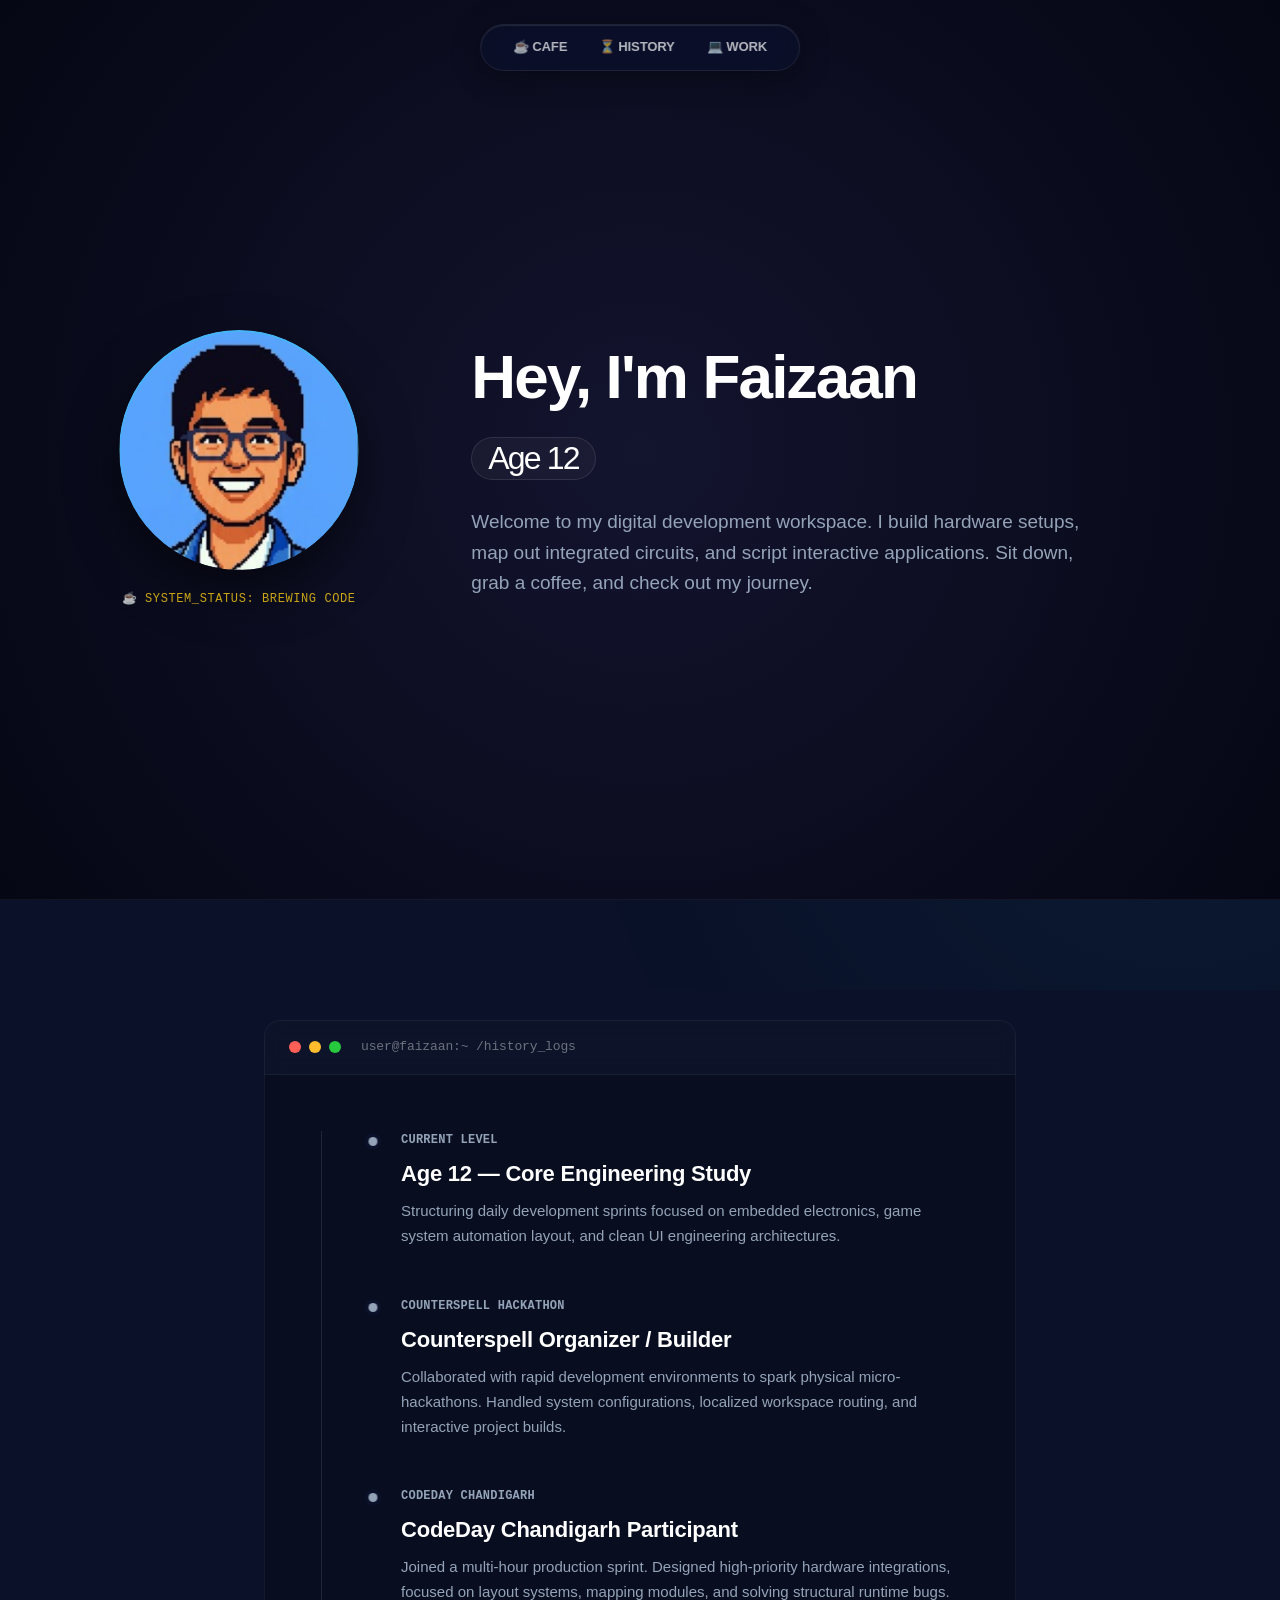
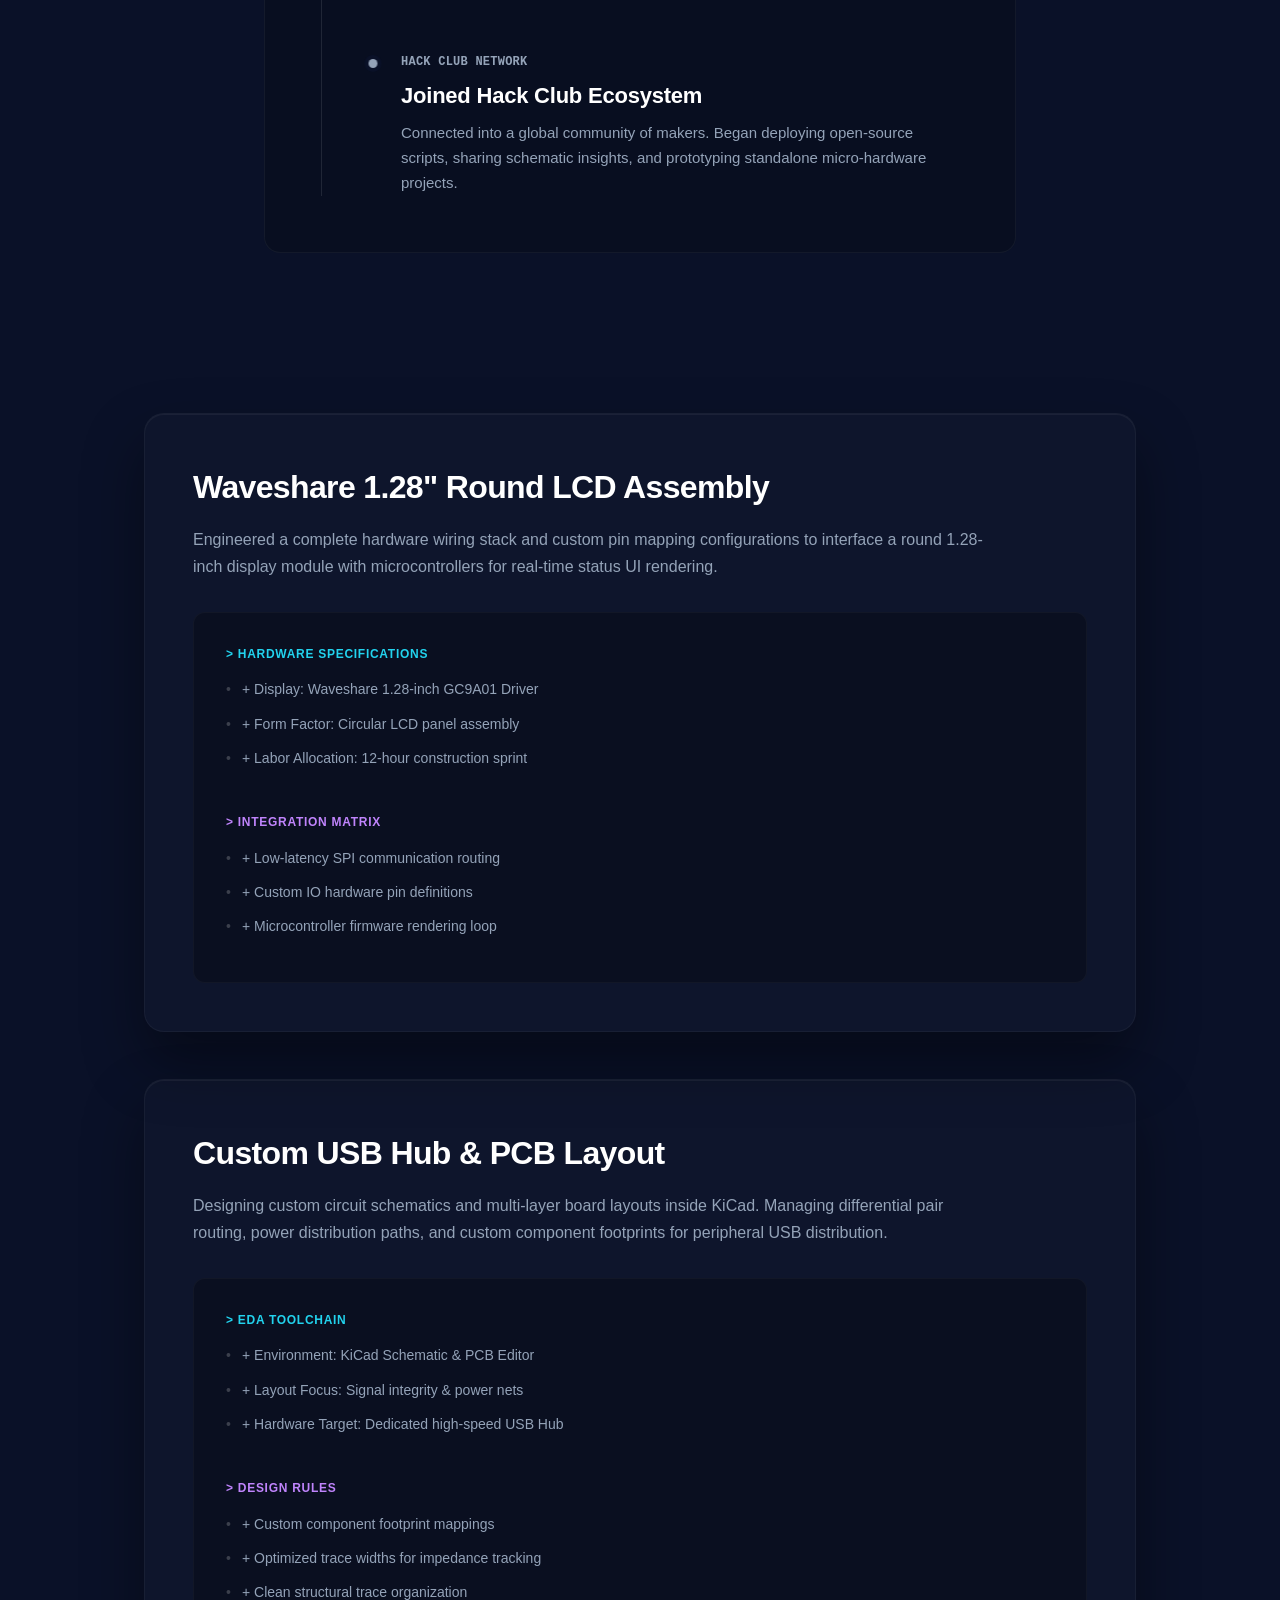
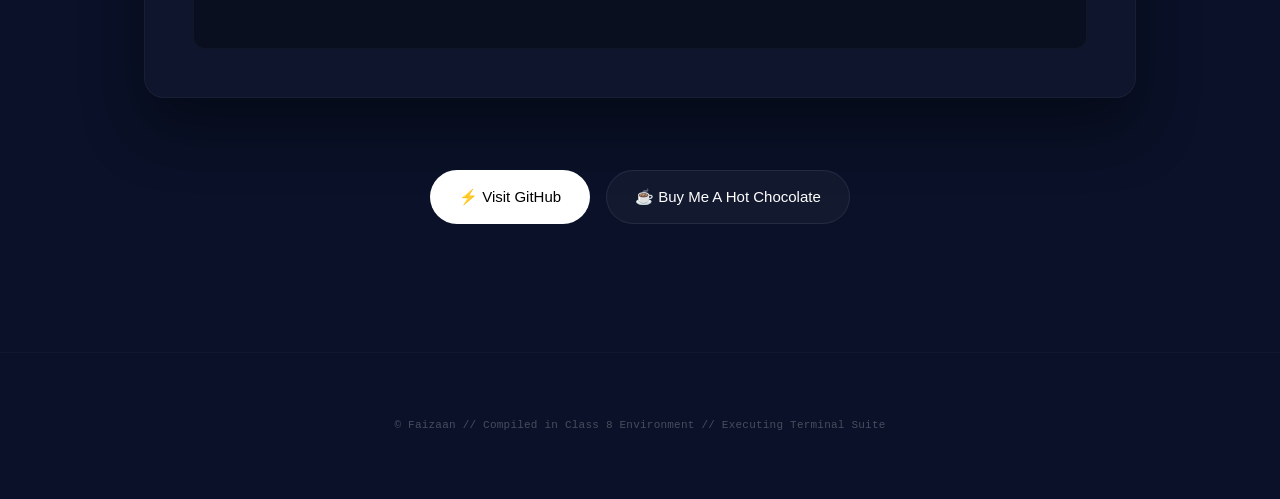
<file: index.html>
<!DOCTYPE html>
<html lang="en">
<head>
    <meta charset="UTF-8">
    <meta name="viewport" content="width=device-width, initial-scale=1.0">
    <title>Faizaan | Coder Café Workspace</title>
    <link rel="stylesheet" href="port.css">
</head>
<body>

    <nav class="floating-navbar">
        <a href="#home" class="nav-link">☕ CAFE</a>
        <a href="#history" class="nav-link">⏳ HISTORY</a>
        <a href="#work" class="nav-link">💻 WORK</a>
    </nav>

    <section class="hero-section" id="home">
        <div class="hero-wrapper">
            <div class="hero-avatar-block">
                <div class="avatar-glow-ring">
                    <img class="avatar-img" src="Screenshot 2026-06-06 130139.png" alt="Faizaan Profile">
                </div>
                <div class="cafe-sign">☕ system_status: brewing code</div>
            </div>
            
            <div class="hero-text-block">
                <h1 class="hero-main-title">
                    Hey, I'm Faizaan <br>
                    <span class="title-code-capsule">Age 12</span>
                </h1>
                <p class="hero-subtext">
                    Welcome to my digital development workspace. I build hardware setups, map out integrated circuits, and script interactive applications. Sit down, grab a coffee, and check out my journey.
                </p>
            </div>
        </div>
    </section>

    <section class="timeline-section" id="history">
        <div class="section-header-terminal">
            <div class="terminal-dot dot-r"></div>
            <div class="terminal-dot dot-y"></div>
            <div class="terminal-dot dot-g"></div>
            <span class="terminal-title">user@faizaan:~ /history_logs</span>
        </div>
        
        <div class="timeline-container">
            <div class="timeline-item">
                <div class="timeline-badge"></div>
                <div class="timeline-date">CURRENT LEVEL</div>
                <h3 class="timeline-title-text">Age 12 — Core Engineering Study</h3>
                <p class="timeline-desc">
                    Structuring daily development sprints focused on embedded electronics, game system automation layout, and clean UI engineering architectures.
                </p>
            </div>

            <div class="timeline-item">
                <div class="timeline-badge" style="border-color: var(--color-accent-purple);"></div>
                <div class="timeline-date">COUNTERSPELL HACKATHON</div>
                <h3 class="timeline-title-text">Counterspell Organizer / Builder</h3>
                <p class="timeline-desc">
                    Collaborated with rapid development environments to spark physical micro-hackathons. Handled system configurations, localized workspace routing, and interactive project builds.
                </p>
            </div>

            <div class="timeline-item">
                <div class="timeline-badge" style="border-color: var(--color-accent-pink);"></div>
                <div class="timeline-date">CODEDAY CHANDIGARH</div>
                <h3 class="timeline-title-text">CodeDay Chandigarh Participant</h3>
                <p class="timeline-desc">
                    Joined a multi-hour production sprint. Designed high-priority hardware integrations, focused on layout systems, mapping modules, and solving structural runtime bugs.
                </p>
            </div>

            <div class="timeline-item">
                <div class="timeline-badge" style="border-color: var(--color-accent-yellow);"></div>
                <div class="timeline-date">HACK CLUB NETWORK</div>
                <h3 class="timeline-title-text">Joined Hack Club Ecosystem</h3>
                <p class="timeline-desc">
                    Connected into a global community of makers. Began deploying open-source scripts, sharing schematic insights, and prototyping standalone micro-hardware projects.
                </p>
            </div>
        </div>
    </section>

    <section class="projects-container" id="work">
        
        <div class="project-card-outer">
            <div class="project-card-inner">
                <h2 class="project-display-title">Waveshare 1.28" Round LCD Assembly</h2>
                <p class="project-summary-paragraph">
                    Engineered a complete hardware wiring stack and custom pin mapping configurations to interface a round 1.28-inch display module with microcontrollers for real-time status UI rendering.
                </p>
                
                <div class="metrics-dashboard-box">
                    <div class="column-hardware">
                        <div class="column-mini-title">> HARDWARE SPECIFICATIONS</div>
                        <ul class="dashboard-bullet-list">
                            <li>+ Display: Waveshare 1.28-inch GC9A01 Driver</li>
                            <li>+ Form Factor: Circular LCD panel assembly</li>
                            <li>+ Labor Allocation: 12-hour construction sprint</li>
                        </ul>
                    </div>
                    <div class="column-software">
                        <div class="column-mini-title">> INTEGRATION MATRIX</div>
                        <ul class="dashboard-bullet-list">
                            <li>+ Low-latency SPI communication routing</li>
                            <li>+ Custom IO hardware pin definitions</li>
                            <li>+ Microcontroller firmware rendering loop</li>
                        </ul>
                    </div>
                </div>
            </div>
        </div>

        <div class="project-card-outer">
            <div class="project-card-inner">
                <h2 class="project-display-title">Custom USB Hub & PCB Layout</h2>
                <p class="project-summary-paragraph">
                    Designing custom circuit schematics and multi-layer board layouts inside KiCad. Managing differential pair routing, power distribution paths, and custom component footprints for peripheral USB distribution.
                </p>
                
                <div class="metrics-dashboard-box">
                    <div class="column-hardware">
                        <div class="column-mini-title">> EDA TOOLCHAIN</div>
                        <ul class="dashboard-bullet-list">
                            <li>+ Environment: KiCad Schematic & PCB Editor</li>
                            <li>+ Layout Focus: Signal integrity & power nets</li>
                            <li>+ Hardware Target: Dedicated high-speed USB Hub</li>
                        </ul>
                    </div>
                    <div class="column-software">
                        <div class="column-mini-title">> DESIGN RULES</div>
                        <ul class="dashboard-bullet-list">
                            <li>+ Custom component footprint mappings</li>
                            <li>+ Optimized trace widths for impedance tracking</li>
                            <li>+ Clean structural trace organization</li>
                        </ul>
                    </div>
                </div>
            </div>
        </div>

        <div class="brutal-buttons-flex-row">
            <a href="#" class="brutal-btn brutal-btn-yellow">⚡ Visit GitHub</a>
            <a href="#" class="brutal-btn brutal-btn-white">☕ Buy Me A Hot Chocolate</a>
        </div>
    </section>

    <div class="footer-line">
        © Faizaan // Compiled in Class 8 Environment // Executing Terminal Suite
    </div>

</body>
</html>
</file>
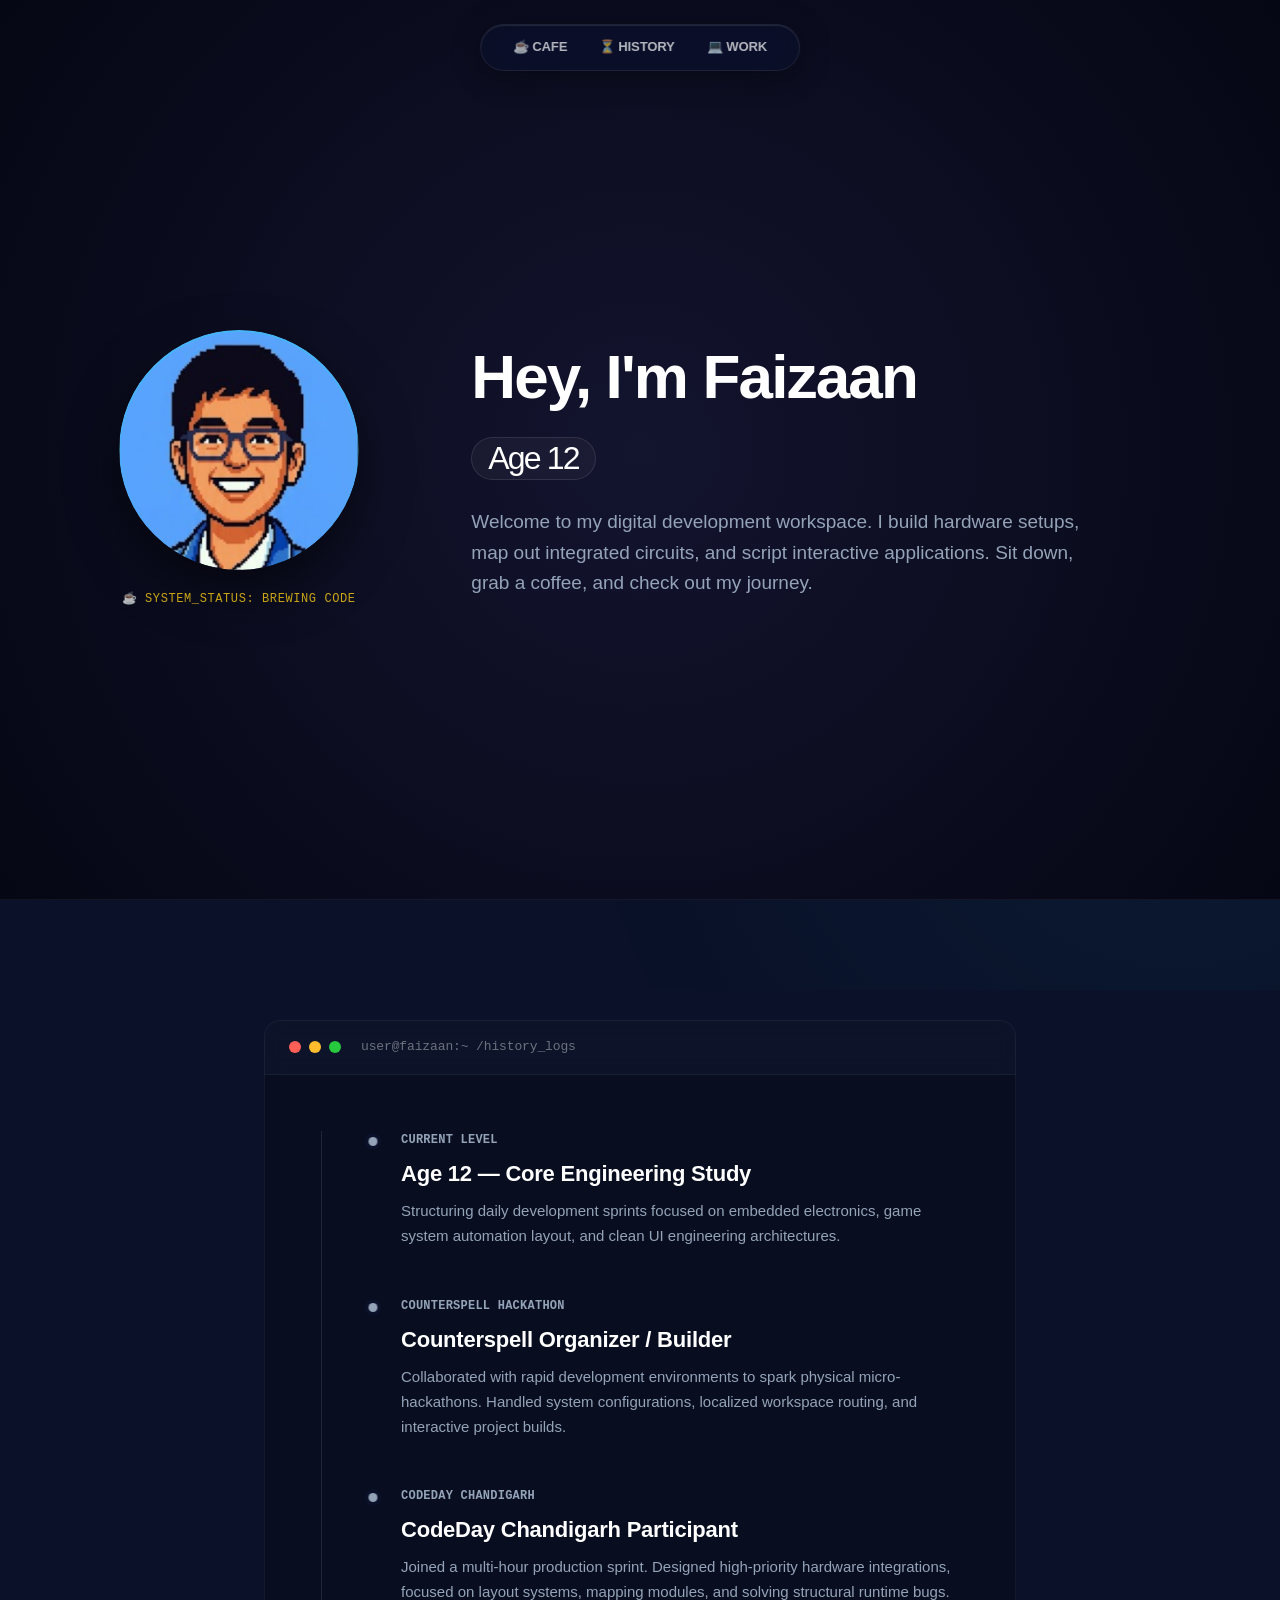
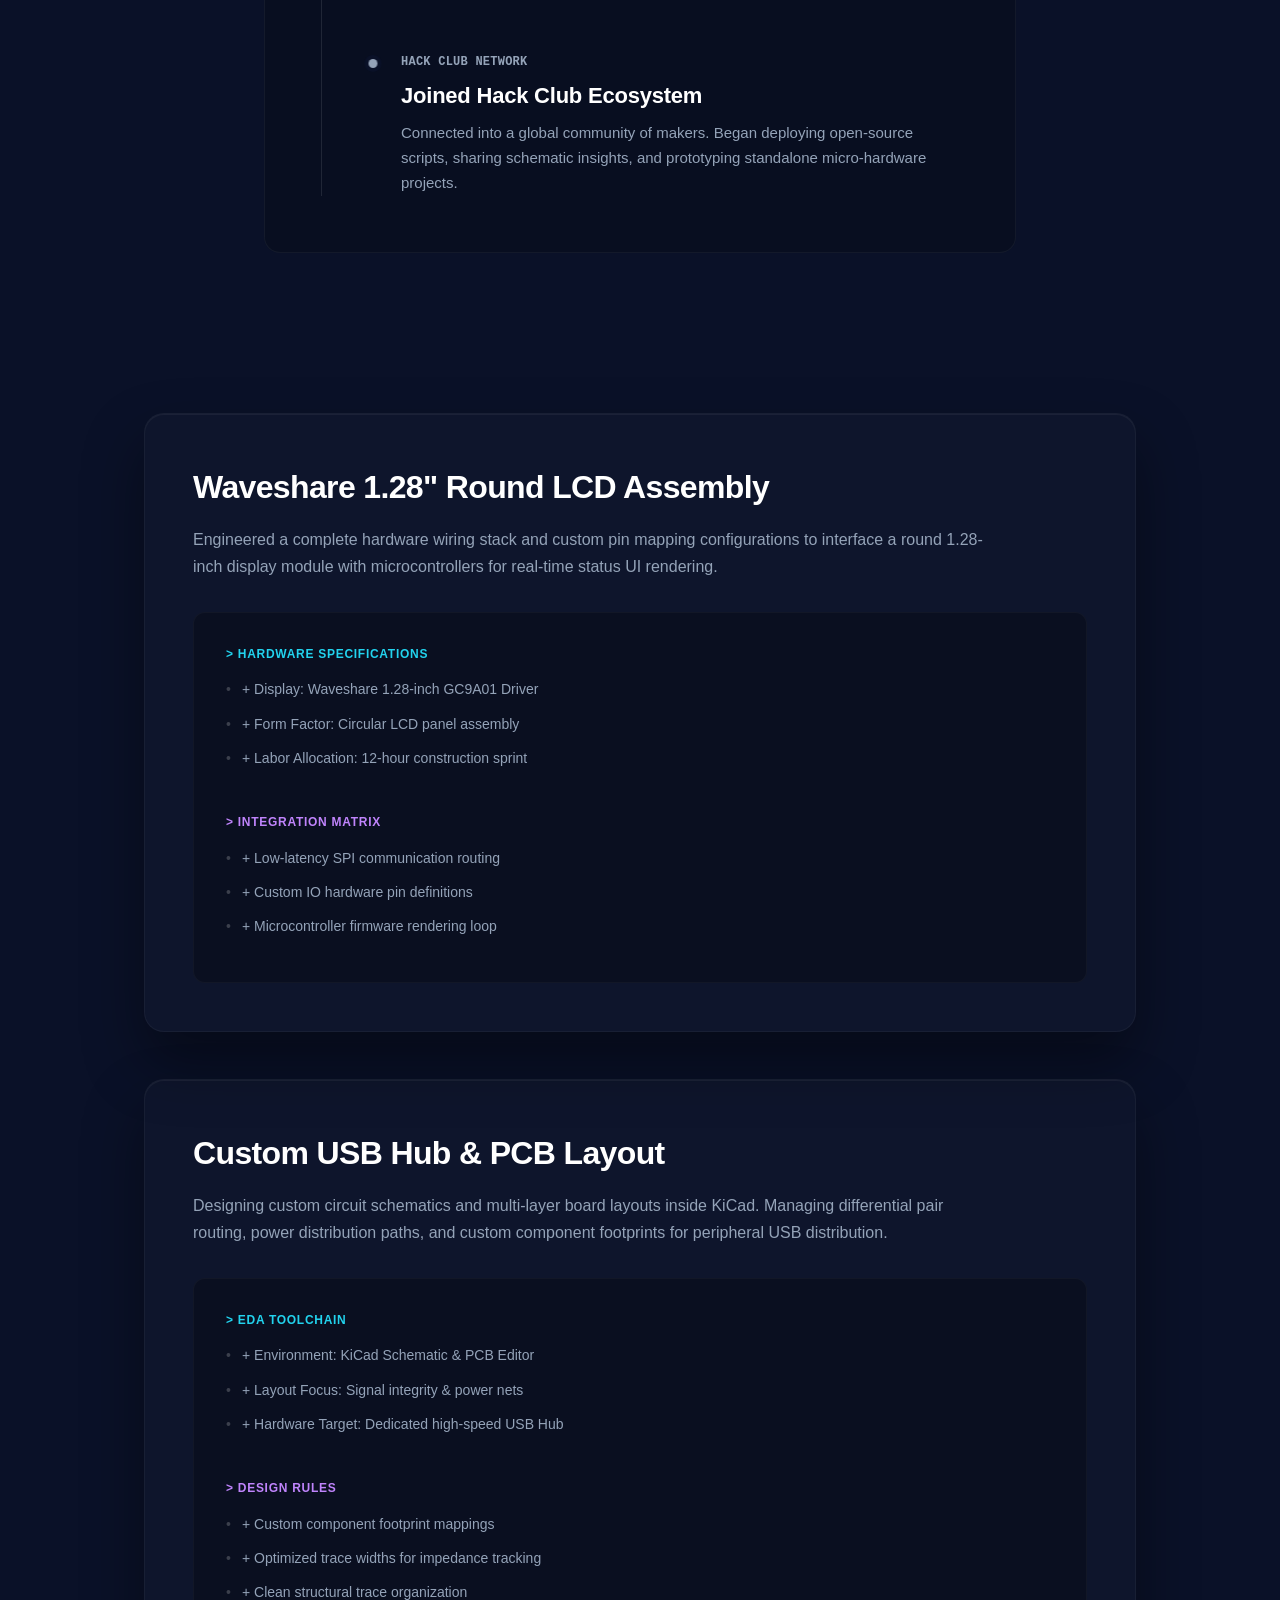
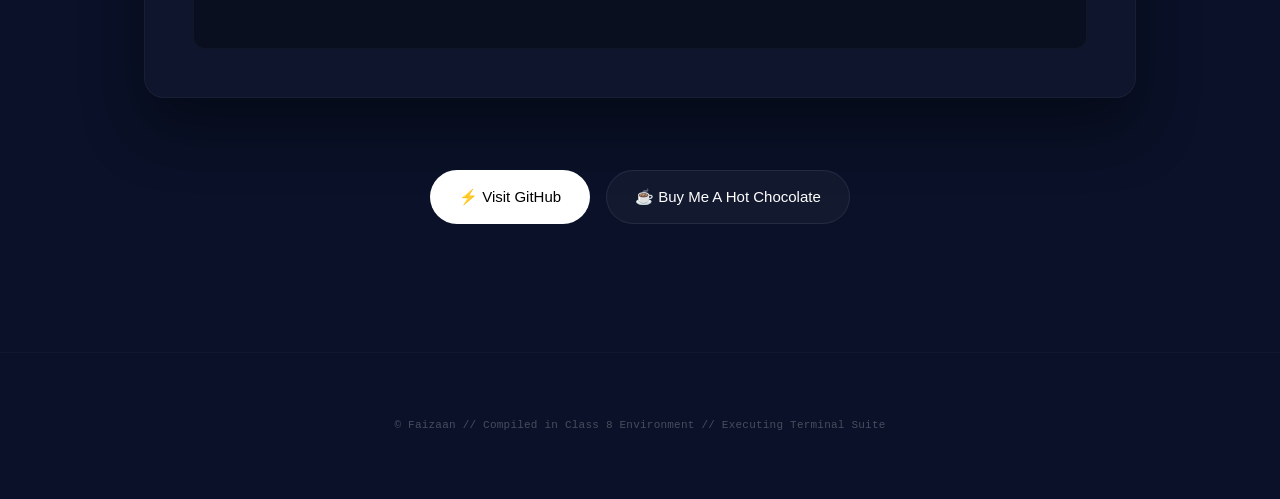
<file: port.html>
<!DOCTYPE html>
<html lang="en">
<head>
    <meta charset="UTF-8">
    <meta name="viewport" content="width=device-width, initial-scale=1.0">
    <title>Faizaan | Coder Café Workspace</title>
    <link rel="stylesheet" href="port.css">
</head>
<body>

    <nav class="floating-navbar">
        <a href="#home" class="nav-link">☕ CAFE</a>
        <a href="#history" class="nav-link">⏳ HISTORY</a>
        <a href="#work" class="nav-link">💻 WORK</a>
    </nav>

    <section class="hero-section" id="home">
        <div class="hero-wrapper">
            <div class="hero-avatar-block">
                <div class="avatar-glow-ring">
                    <img class="avatar-img" src="Screenshot 2026-06-06 130139.png" alt="Faizaan Profile">
                </div>
                <div class="cafe-sign">☕ system_status: brewing code</div>
            </div>
            
            <div class="hero-text-block">
                <h1 class="hero-main-title">
                    Hey, I'm Faizaan <br>
                    <span class="title-code-capsule">Age 12</span>
                </h1>
                <p class="hero-subtext">
                    Welcome to my digital development workspace. I build hardware setups, map out integrated circuits, and script interactive applications. Sit down, grab a coffee, and check out my journey.
                </p>
            </div>
        </div>
    </section>

    <section class="timeline-section" id="history">
        <div class="section-header-terminal">
            <div class="terminal-dot dot-r"></div>
            <div class="terminal-dot dot-y"></div>
            <div class="terminal-dot dot-g"></div>
            <span class="terminal-title">user@faizaan:~ /history_logs</span>
        </div>
        
        <div class="timeline-container">
            <div class="timeline-item">
                <div class="timeline-badge"></div>
                <div class="timeline-date">CURRENT LEVEL</div>
                <h3 class="timeline-title-text">Age 12 — Core Engineering Study</h3>
                <p class="timeline-desc">
                    Structuring daily development sprints focused on embedded electronics, game system automation layout, and clean UI engineering architectures.
                </p>
            </div>

            <div class="timeline-item">
                <div class="timeline-badge" style="border-color: var(--color-accent-purple);"></div>
                <div class="timeline-date">COUNTERSPELL HACKATHON</div>
                <h3 class="timeline-title-text">Counterspell Organizer / Builder</h3>
                <p class="timeline-desc">
                    Collaborated with rapid development environments to spark physical micro-hackathons. Handled system configurations, localized workspace routing, and interactive project builds.
                </p>
            </div>

            <div class="timeline-item">
                <div class="timeline-badge" style="border-color: var(--color-accent-pink);"></div>
                <div class="timeline-date">CODEDAY CHANDIGARH</div>
                <h3 class="timeline-title-text">CodeDay Chandigarh Participant</h3>
                <p class="timeline-desc">
                    Joined a multi-hour production sprint. Designed high-priority hardware integrations, focused on layout systems, mapping modules, and solving structural runtime bugs.
                </p>
            </div>

            <div class="timeline-item">
                <div class="timeline-badge" style="border-color: var(--color-accent-yellow);"></div>
                <div class="timeline-date">HACK CLUB NETWORK</div>
                <h3 class="timeline-title-text">Joined Hack Club Ecosystem</h3>
                <p class="timeline-desc">
                    Connected into a global community of makers. Began deploying open-source scripts, sharing schematic insights, and prototyping standalone micro-hardware projects.
                </p>
            </div>
        </div>
    </section>

    <section class="projects-container" id="work">
        
        <div class="project-card-outer">
            <div class="project-card-inner">
                <h2 class="project-display-title">Waveshare 1.28" Round LCD Assembly</h2>
                <p class="project-summary-paragraph">
                    Engineered a complete hardware wiring stack and custom pin mapping configurations to interface a round 1.28-inch display module with microcontrollers for real-time status UI rendering.
                </p>
                
                <div class="metrics-dashboard-box">
                    <div class="column-hardware">
                        <div class="column-mini-title">> HARDWARE SPECIFICATIONS</div>
                        <ul class="dashboard-bullet-list">
                            <li>+ Display: Waveshare 1.28-inch GC9A01 Driver</li>
                            <li>+ Form Factor: Circular LCD panel assembly</li>
                            <li>+ Labor Allocation: 12-hour construction sprint</li>
                        </ul>
                    </div>
                    <div class="column-software">
                        <div class="column-mini-title">> INTEGRATION MATRIX</div>
                        <ul class="dashboard-bullet-list">
                            <li>+ Low-latency SPI communication routing</li>
                            <li>+ Custom IO hardware pin definitions</li>
                            <li>+ Microcontroller firmware rendering loop</li>
                        </ul>
                    </div>
                </div>
            </div>
        </div>

        <div class="project-card-outer">
            <div class="project-card-inner">
                <h2 class="project-display-title">Custom USB Hub & PCB Layout</h2>
                <p class="project-summary-paragraph">
                    Designing custom circuit schematics and multi-layer board layouts inside KiCad. Managing differential pair routing, power distribution paths, and custom component footprints for peripheral USB distribution.
                </p>
                
                <div class="metrics-dashboard-box">
                    <div class="column-hardware">
                        <div class="column-mini-title">> EDA TOOLCHAIN</div>
                        <ul class="dashboard-bullet-list">
                            <li>+ Environment: KiCad Schematic & PCB Editor</li>
                            <li>+ Layout Focus: Signal integrity & power nets</li>
                            <li>+ Hardware Target: Dedicated high-speed USB Hub</li>
                        </ul>
                    </div>
                    <div class="column-software">
                        <div class="column-mini-title">> DESIGN RULES</div>
                        <ul class="dashboard-bullet-list">
                            <li>+ Custom component footprint mappings</li>
                            <li>+ Optimized trace widths for impedance tracking</li>
                            <li>+ Clean structural trace organization</li>
                        </ul>
                    </div>
                </div>
            </div>
        </div>

        <div class="brutal-buttons-flex-row">
            <a href="#" class="brutal-btn brutal-btn-yellow">⚡ Visit GitHub</a>
            <a href="#" class="brutal-btn brutal-btn-white">☕ Buy Me A Hot Chocolate</a>
        </div>
    </section>

    <div class="footer-line">
        © Faizaan // Compiled in Class 8 Environment // Executing Terminal Suite
    </div>

</body>
</html>
</file>
<file: port.css>
:root {
    --bg-primary: #0a1128;
    --bg-secondary: #0c1329;
    --bg-cafe: #130f26;
    --bg-darkest: #020617;
    --color-text-main: #ffffff;
    --color-text-muted: #94a3b8;
    --color-accent-cyan: #22d3ee;
    --color-accent-purple: #c084fc;
    --color-accent-pink: #f472b6;
    --color-accent-yellow: #facc15;
    --font-primary: -apple-system, BlinkMacSystemFont, "Segoe UI", Roboto, Helvetica, Arial, sans-serif;
    --font-mono: ui-monospace, SFMono-Regular, Menlo, Monaco, Consolas, monospace;
    --apple-fluid: all 0.6s cubic-bezier(0.16, 1, 0.3, 1);
    --apple-navbar: all 0.5s cubic-bezier(0.25, 1, 0.2, 1);
    --apple-card: all 0.7s cubic-bezier(0.15, 0.85, 0.2, 1);
}

html {
    scroll-behavior: smooth;
    box-sizing: border-box;
}

*, *::before, *::after {
    box-sizing: inherit;
    margin: 0;
    padding: 0;
}

body {
    background-color: var(--bg-primary);
    color: var(--color-text-main);
    font-family: var(--font-primary);
    line-height: 1.6;
    overflow-x: hidden;
    -webkit-font-smoothing: antialiased;
}

body::before {
    content: '';
    position: fixed;
    top: -10%;
    left: -10%;
    width: 120%;
    height: 120%;
    background: radial-gradient(circle at 15% 20%, rgba(192, 132, 252, 0.05) 0%, transparent 40%),
                radial-gradient(circle at 85% 75%, rgba(34, 211, 238, 0.05) 0%, transparent 40%);
    z-index: -1;
    pointer-events: none;
}

::selection {
    background-color: rgba(244, 114, 182, 0.3);
    color: #ffffff;
}


@keyframes appleReveal {
    0% {
        opacity: 0;
        transform: translateY(40px) scale(0.98);
        filter: blur(15px);
    }
    100% {
        opacity: 1;
        transform: translateY(0) scale(1);
        filter: blur(0);
    }
}

@keyframes signalPulse {
    0%, 100% { opacity: 0.6; transform: scale(1); }
    50% { opacity: 1; transform: scale(1.03); text-shadow: 0 0 12px var(--color-accent-yellow); }
}

.floating-navbar {
    position: fixed;
    top: 24px;
    left: 50%;
    transform: translateX(-50%);
    z-index: 50;
    background-color: rgba(10, 17, 40, 0.6);
    backdrop-filter: blur(20px) saturate(180%);
    -webkit-backdrop-filter: blur(20px) saturate(180%);
    padding: 12px 32px;
    border-radius: 9999px;
    border: 1px solid rgba(255, 255, 255, 0.08);
    display: flex;
    align-items: center;
    gap: 32px;
    box-shadow: 0 4px 30px rgba(0, 0, 0, 0.4), inset 0 1px 1px rgba(255, 255, 255, 0.1);
    transition: var(--apple-navbar);
    will-change: padding, background-color, border-color;
}

.floating-navbar:hover {
    padding: 12px 44px;
    background-color: rgba(10, 17, 40, 0.8);
    border-color: rgba(34, 211, 238, 0.3);
    box-shadow: 0 10px 40px rgba(0, 0, 0, 0.6), 0 0 20px rgba(34, 211, 238, 0.15);
}

.nav-link {
    color: rgba(255, 255, 255, 0.7);
    text-decoration: none;
    font-weight: 600;
    font-size: 13px;
    letter-spacing: -0.01em;
    transition: var(--apple-fluid);
    position: relative;
    font-family: var(--font-primary);
    will-change: color, transform;
}

.nav-link::after {
    content: '';
    position: absolute;
    bottom: -4px;
    left: 0;
    width: 100%;
    height: 1.5px;
    background-color: var(--color-accent-pink);
    transform: scaleX(0);
    transition: var(--apple-fluid);
    transform-origin: center;
}

.nav-link:hover {
    color: #ffffff;
    transform: translateY(-1px);
}

.nav-link:hover::after {
    transform: scaleX(1);
}

/* Main Presentation Header Section */
.hero-section {
    position: relative;
    min-height: 100vh;
    background: radial-gradient(circle at 50% 50%, #13142e 0%, #050714 100%);
    display: flex;
    flex-direction: column;
    justify-content: center;
    align-items: center;
    padding: 0 48px;
    overflow: hidden;
    border-bottom: 1px solid rgba(255, 255, 255, 0.05);
}

.hero-wrapper {
    max-width: 1140px;
    width: 100%;
    display: grid;
    grid-template-columns: 1fr;
    gap: 64px;
    align-items: center;
    z-index: 10;
    margin-top: 40px;
    animation: appleReveal 1.4s cubic-bezier(0.16, 1, 0.3, 1) both;
}

@media (min-width: 1024px) {
    .hero-wrapper { grid-template-columns: repeat(12, minmax(0, 1fr)); }
}

.hero-avatar-block {
    display: flex;
    flex-direction: column;
    align-items: center;
}

@media (min-width: 1024px) {
    .hero-avatar-block {
        grid-column: span 4 / span 4;
    }
}

.avatar-glow-ring {
    width: 240px;
    height: 240px;
    border-radius: 50%;
    background: #020617;
    position: relative;
    overflow: hidden;
    display: flex;
    align-items: center;
    justify-content: center;
    padding: 0;
    box-shadow: 0 20px 50px rgba(0, 0, 0, 0.5), inset 0 0 0 1px rgba(255, 255, 255, 0.1);
    transition: var(--apple-card);
    will-change: transform, box-shadow;
}

.avatar-glow-ring::before {
    content: '';
    position: absolute;
    inset: 0;
    border-radius: 50%;
    padding: 2px;
    background: linear-gradient(180deg, rgba(34, 211, 238, 0.4), transparent);
    -webkit-mask: linear-gradient(#fff 0 0) content-box, linear-gradient(#fff 0 0);
    -webkit-mask-composite: xor;
    mask-composite: exclude;
    pointer-events: none;
    transition: var(--apple-fluid);
}

.avatar-glow-ring:hover {
    transform: translateY(-8px) scale(1.03);
    box-shadow: 0 30px 60px rgba(0, 0, 0, 0.7), 0 0 30px rgba(192, 132, 252, 0.2);
}

.avatar-glow-ring:hover::before {
    background: linear-gradient(180deg, var(--color-accent-pink), var(--color-accent-purple));
}

.avatar-img {
    width: 100%;
    height: 100%;
    object-fit: cover;
    object-position: center top;
    border-radius: 50%;
    transition: var(--apple-card);
}

.avatar-glow-ring:hover .avatar-img {
    transform: scale(1.05);
}

.cafe-sign {
    margin-top: 20px;
    font-family: var(--font-mono);
    font-size: 12px;
    color: var(--color-accent-yellow);
    text-transform: uppercase;
    letter-spacing: 0.05em;
    opacity: 0.8;
    animation: signalPulse 3.5s ease-in-out infinite;
}

.hero-text-block {
    text-align: center;
}

@media (min-width: 1024px) {
    .hero-text-block {
        grid-column: span 8 / span 8;
        text-align: left;
    }
}

.hero-main-title {
    color: #ffffff;
    font-size: 44px;
    font-weight: 700;
    letter-spacing: -0.03em;
    line-height: 1.15;
    margin-bottom: 24px;
}

@media (min-width: 768px) { .hero-main-title { font-size: 62px; } }

.title-code-capsule {
    display: inline-flex;
    align-items: center;
    background-color: rgba(255, 255, 255, 0.04);
    color: #ffffff;
    padding: 2px 16px;
    border-radius: 9999px;
    font-family: var(--font-primary);
    font-weight: 500;
    font-size: 24px;
    border: 1px solid rgba(255, 255, 255, 0.1);
    margin-top: 12px;
    box-shadow: none;
    transition: var(--apple-fluid);
}

.title-code-capsule:hover {
    background-color: rgba(34, 211, 238, 0.1);
    border-color: rgba(34, 211, 238, 0.4);
    color: var(--color-accent-cyan);
}

@media (min-width: 768px) { .title-code-capsule { font-size: 32px; } }

.hero-subtext {
    font-size: 19px;
    color: #94a3b8;
    line-height: 1.6;
    background: transparent;
    padding: 0;
    border-left: none;
    border-radius: 0;
    backdrop-filter: none;
    margin-top: 24px;
    max-width: 640px;
}


.timeline-section {
    padding: 120px 24px;
    max-width: 800px;
    margin: 0 auto;
}

.section-header-terminal {
    background-color: rgba(15, 23, 42, 0.6);
    backdrop-filter: blur(10px);
    border: 1px solid rgba(255, 255, 255, 0.05);
    border-radius: 16px 16px 0 0;
    padding: 16px 24px;
    display: flex;
    align-items: center;
    gap: 8px;
}

.terminal-dot {
    width: 12px;
    height: 12px;
    border-radius: 50%;
    transition: var(--apple-fluid);
}

.dot-r { background-color: #ff5f56; }
.dot-y { background-color: #ffbd2e; }
.dot-g { background-color: #27c93f; }

.terminal-title {
    font-family: var(--font-mono);
    font-size: 13px;
    color: rgba(255, 255, 255, 0.4);
    margin-left: 12px;
    letter-spacing: -0.01em;
}

.timeline-container {
    background-color: rgba(7, 11, 22, 0.4);
    border: 1px solid rgba(255, 255, 255, 0.05);
    border-top: none;
    border-radius: 0 0 16px 16px;
    padding: 56px;
    position: relative;
}

.timeline-container::before {
    content: '';
    position: absolute;
    left: 56px;
    top: 56px;
    bottom: 56px;
    width: 1px;
    background: rgba(255, 255, 255, 0.1);
}

.timeline-item {
    position: relative;
    margin-bottom: 48px;
    padding-left: 80px;
    transition: var(--apple-fluid);
    will-change: transform, opacity;
}

.timeline-item:last-child {
    margin-bottom: 0;
}

.timeline-badge {
    position: absolute;
    left: 52px;
    top: 6px;
    width: 9px;
    height: 9px;
    border-radius: 50%;
    background-color: #94a3b8;
    border: none;
    z-index: 10;
    transform: translateX(-50%);
    transition: var(--apple-fluid);
    box-shadow: 0 0 0 4px var(--bg-primary);
    will-change: transform, background-color, box-shadow;
}

.timeline-item:hover {
    transform: translateX(6px);
}

.timeline-item:hover .timeline-badge {
    transform: translateX(-50%) scale(1.6);
    background-color: var(--color-accent-cyan);
    box-shadow: 0 0 0 4px var(--bg-primary), 0 0 15px var(--color-accent-cyan);
}

.timeline-date {
    font-family: var(--font-mono);
    font-size: 12px;
    color: var(--color-text-muted);
    font-weight: 600;
    margin-bottom: 6px;
    letter-spacing: 0.02em;
}

.timeline-title-text {
    font-size: 22px;
    font-weight: 600;
    color: #ffffff;
    margin-bottom: 8px;
    letter-spacing: -0.01em;
}

.timeline-desc {
    color: var(--color-text-muted);
    font-size: 15px;
    background: transparent;
    padding: 0;
    border: none;
    line-height: 1.65;
    transition: var(--apple-fluid);
}

.timeline-item:hover .timeline-desc {
    color: #e2e8f0;
}

/* Hardware Layout Blocks Container */
.projects-container {
    padding: 40px 24px 128px 24px;
    max-width: 1040px;
    margin: 0 auto;
    display: flex;
    flex-direction: column;
    gap: 48px;
}

.project-card-outer {
    width: 100%;
    border-radius: 20px;
    padding: 0;
    background: rgba(255, 255, 255, 0.02);
    box-shadow: 0 30px 60px rgba(0, 0, 0, 0.4), inset 0 1px 0px rgba(255, 255, 255, 0.05);
    transition: var(--apple-card);
    border: 1px solid rgba(255, 255, 255, 0.04);
    will-change: transform, box-shadow, background-color;
}

.project-card-outer:hover {
    transform: translateY(-8px) scale(1.005);
    background: rgba(255, 255, 255, 0.03);
    border-color: rgba(255, 255, 255, 0.1);
    box-shadow: 0 45px 80px rgba(0, 0, 0, 0.6), 0 0 40px rgba(34, 211, 238, 0.05);
}

.project-card-inner {
    border-radius: 20px;
    background-color: transparent;
    padding: 48px;
}

.project-display-title {
    font-size: 32px;
    font-weight: 600;
    color: #ffffff;
    margin-bottom: 14px;
    letter-spacing: -0.02em;
}

.project-summary-paragraph {
    color: #94a3b8;
    font-size: 16px;
    line-height: 1.65;
    margin-bottom: 32px;
    max-width: 800px;
}

.metrics-dashboard-box {
    display: grid;
    grid-template-columns: 1fr;
    gap: 32px;
    background-color: rgba(0, 0, 0, 0.25);
    padding: 32px;
    border-radius: 12px;
    border: 1px solid rgba(255, 255, 255, 0.03);
    font-family: var(--font-primary);
    transition: var(--apple-fluid);
    will-change: border-color, background-color;
}

.project-card-outer:hover .metrics-dashboard-box {
    border-color: rgba(255, 255, 255, 0.06);
    background-color: rgba(0, 0, 0, 0.4);
}

.column-mini-title {
    font-weight: 600;
    margin-bottom: 14px;
    font-size: 12px;
    letter-spacing: 0.06em;
    text-transform: uppercase;
}

.column-hardware .column-mini-title { color: var(--color-accent-cyan); }
.column-software .column-mini-title { color: var(--color-accent-purple); }

.dashboard-bullet-list {
    list-style-type: none;
    color: var(--color-text-muted);
    font-size: 14px;
}

.dashboard-bullet-list li {
    margin-bottom: 12px;
    position: relative;
    padding-left: 16px;
    transition: var(--apple-fluid);
    will-change: transform, color;
}

.dashboard-bullet-list li::before {
    content: '•';
    position: absolute;
    left: 0;
    color: rgba(255, 255, 255, 0.2);
    transition: var(--apple-fluid);
}

.project-card-outer:hover .dashboard-bullet-list li {
    color: #cbd5e1;
}

.dashboard-bullet-list li:hover {
    transform: translateX(4px);
    color: #ffffff !important;
}

.dashboard-bullet-list li:hover::before {
    color: var(--color-accent-cyan);
}


.brutal-buttons-flex-row {
    display: flex;
    flex-wrap: wrap;
    justify-content: center;
    gap: 16px;
    margin-top: 24px;
}

.brutal-btn {
    padding: 14px 28px;
    font-weight: 500;
    font-size: 15px;
    text-decoration: none;
    border-radius: 9999px;
    border: 1px solid rgba(255, 255, 255, 0.08);
    box-shadow: none;
    transition: var(--apple-fluid);
    font-family: var(--font-primary);
    will-change: transform, background-color, border-color;
}

.brutal-btn-yellow {
    background-color: #ffffff;
    color: #000000;
}

.brutal-btn-white {
    background-color: rgba(255, 255, 255, 0.04);
    color: #ffffff;
}

.brutal-btn-yellow:hover {
    transform: scale(1.02) translateY(-2px);
    background-color: rgba(255, 255, 255, 0.9);
    box-shadow: 0 10px 25px rgba(255, 255, 255, 0.1);
}

.brutal-btn-white:hover {
    transform: scale(1.02) translateY(-2px);
    background-color: rgba(255, 255, 255, 0.08);
    border-color: rgba(255, 255, 255, 0.2);
}

.brutal-btn:active {
    transform: scale(0.98) translateY(0);
}
.footer-line {
    text-align: center;
    padding: 64px 24px;
    font-family: var(--font-mono);
    font-size: 11px;
    color: rgba(255, 255, 255, 0.25);
    letter-spacing: 0.02em;
    border-top: 1px solid rgba(255, 255, 255, 0.03);
}
</file>
